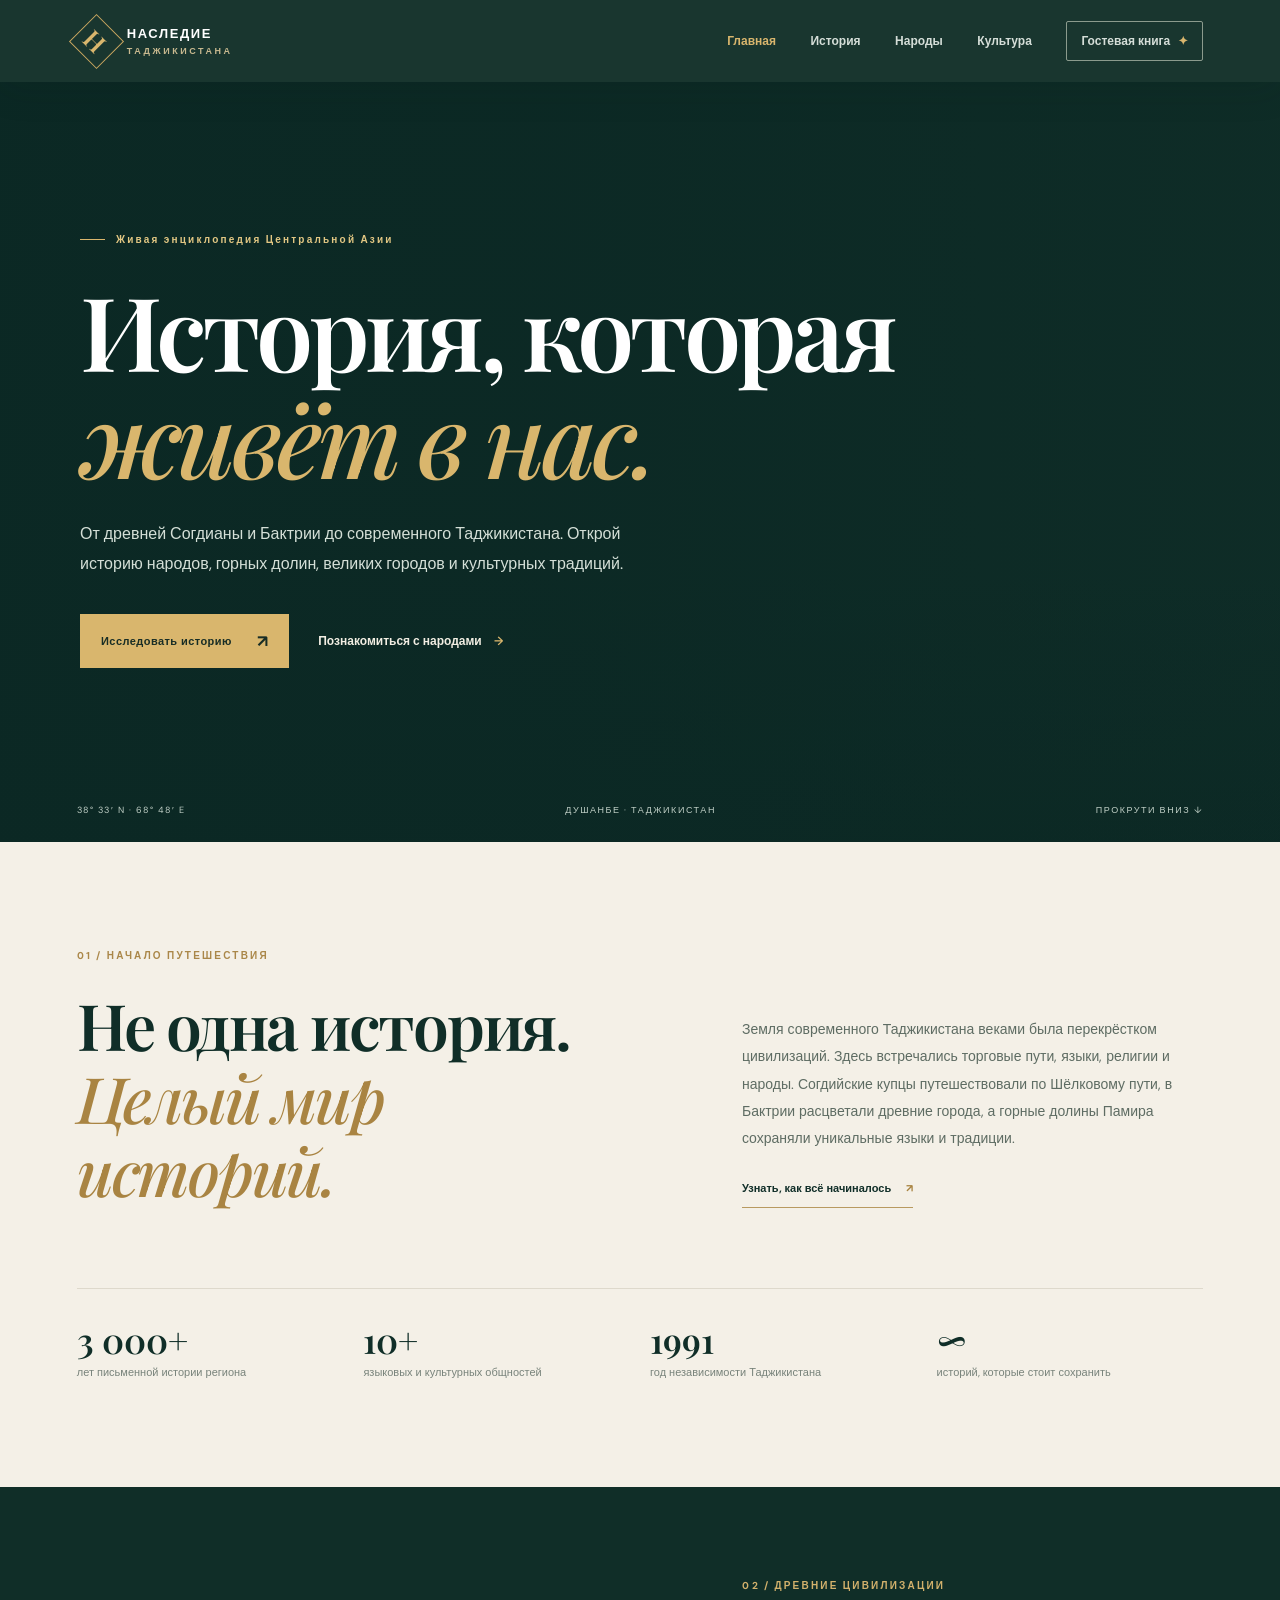
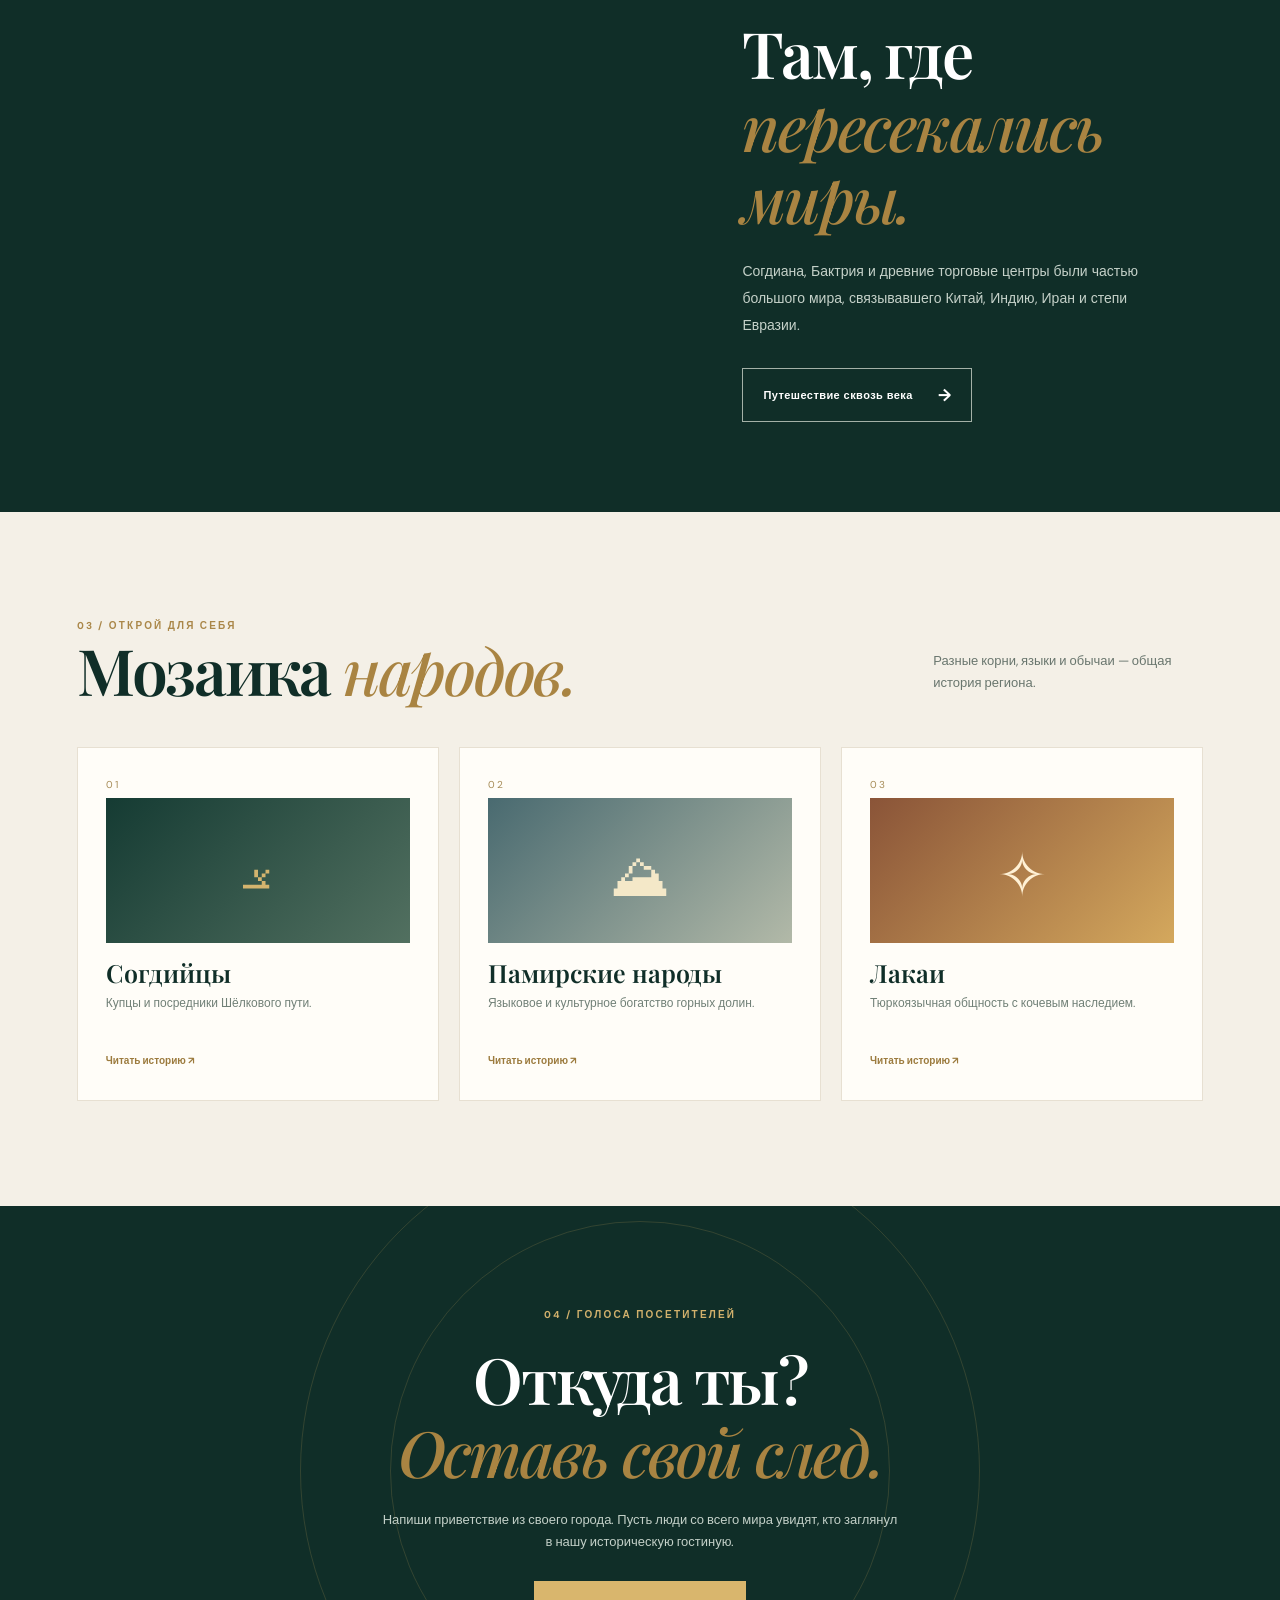
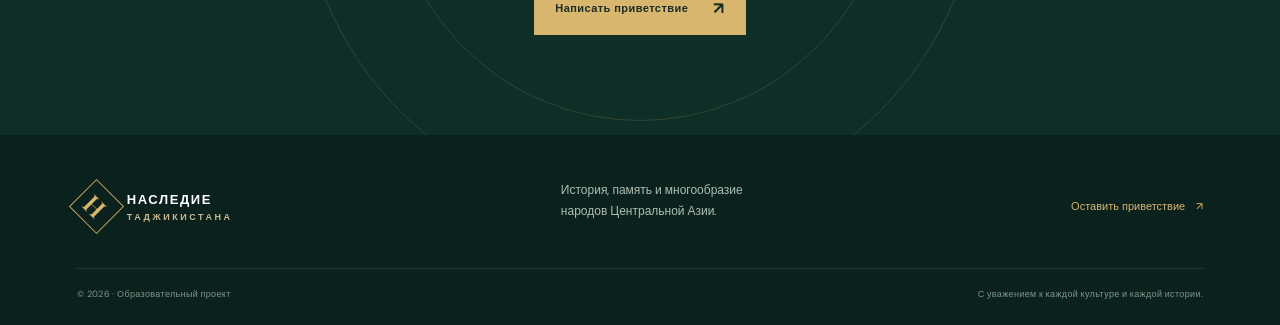
<file: index.html>
<!doctype html>
<html lang="ru"><head>
<meta charset="utf-8"><meta name="viewport" content="width=device-width,initial-scale=1">
<meta name="theme-color" content="#102e28"><meta name="description" content="История, народы и культура Таджикистана — большая живая энциклопедия.">
<title>Наследие Таджикистана</title>
<link rel="preconnect" href="https://fonts.googleapis.com"><link rel="preconnect" href="https://fonts.gstatic.com" crossorigin>
<link href="https://fonts.googleapis.com/css2?family=DM+Sans:wght@400;500;600;700&family=Playfair+Display:wght@500;600;700;800&display=swap" rel="stylesheet">
<link rel="stylesheet" href="style.css"></head><body>
<div class="scroll-progress" id="scrollProgress"></div>
<header class="site-header"><a class="logo" href="index.html"><span class="logo-mark">Н</span><span>НАСЛЕДИЕ<small>ТАДЖИКИСТАНА</small></span></a><button class="menu-toggle" id="menuToggle" aria-label="Открыть меню">☰</button>
<nav class="main-nav" id="mainNav"><a class="active" href="index.html">Главная</a><a href="history.html">История</a><a href="peoples.html">Народы</a><a href="culture.html">Культура</a><a class="nav-guest" href="guestbook.html">Гостевая книга <span>✦</span></a></nav></header>
<main>
<section class="hero"><div class="hero-image"></div><div class="hero-shade"></div><div class="hero-content reveal"><div class="eyebrow"><i></i> Живая энциклопедия Центральной Азии</div><h1>История, которая<br><em>живёт в нас.</em></h1><p>От древней Согдианы и Бактрии до современного Таджикистана. Открой историю народов, горных долин, великих городов и культурных традиций.</p><div class="hero-actions"><a class="button button-gold" href="history.html">Исследовать историю <b>↗</b></a><a class="text-link" href="peoples.html">Познакомиться с народами <span>→</span></a></div></div><div class="hero-bottom"><span>38° 33′ N · 68° 48′ E</span><span>ДУШАНБЕ · ТАДЖИКИСТАН</span><span>ПРОКРУТИ ВНИЗ ↓</span></div></section>
<section class="intro section-pad"><div class="section-label reveal">01 / НАЧАЛО ПУТЕШЕСТВИЯ</div><div class="intro-grid"><h2 class="display reveal">Не одна история.<br><em>Целый мир историй.</em></h2><div class="intro-copy reveal"><p>Земля современного Таджикистана веками была перекрёстком цивилизаций. Здесь встречались торговые пути, языки, религии и народы. Согдийские купцы путешествовали по Шёлковому пути, в Бактрии расцветали древние города, а горные долины Памира сохраняли уникальные языки и традиции.</p><a class="under-link" href="history.html">Узнать, как всё начиналось <span>↗</span></a></div></div>
<div class="stat-row reveal"><div><strong>3 000+</strong><span>лет письменной истории региона</span></div><div><strong>10+</strong><span>языковых и культурных общностей</span></div><div><strong>1991</strong><span>год независимости Таджикистана</span></div><div><strong>∞</strong><span>историй, которые стоит сохранить</span></div></div></section>
<section class="feature-section"><div class="feature-photo"></div><div class="feature-text reveal"><div class="section-label light">02 / ДРЕВНИЕ ЦИВИЛИЗАЦИИ</div><h2 class="display">Там, где<br><em>пересекались миры.</em></h2><p>Согдиана, Бактрия и древние торговые центры были частью большого мира, связывавшего Китай, Индию, Иран и степи Евразии.</p><a class="button button-outline" href="history.html">Путешествие сквозь века <b>→</b></a></div></section>
<section class="section-pad discover"><div class="section-heading reveal"><div><div class="section-label">03 / ОТКРОЙ ДЛЯ СЕБЯ</div><h2 class="display">Мозаика <em>народов.</em></h2></div><p>Разные корни, языки и обычаи — общая история региона.</p></div><div class="discover-grid">
<a class="discover-card reveal" href="peoples.html#sogdians"><div class="discover-num">01</div><div class="discover-art art-sogd">𐼰</div><h3>Согдийцы</h3><p>Купцы и посредники Шёлкового пути.</p><span>Читать историю ↗</span></a>
<a class="discover-card reveal" href="peoples.html#pamiri"><div class="discover-num">02</div><div class="discover-art art-pamir">⛰</div><h3>Памирские народы</h3><p>Языковое и культурное богатство горных долин.</p><span>Читать историю ↗</span></a>
<a class="discover-card reveal" href="peoples.html#lakai"><div class="discover-num">03</div><div class="discover-art art-lakai">✧</div><h3>Лакаи</h3><p>Тюркоязычная общность с кочевым наследием.</p><span>Читать историю ↗</span></a></div></section>
<section class="guest-cta"><div class="guest-cta-inner reveal"><div class="section-label light">04 / ГОЛОСА ПОСЕТИТЕЛЕЙ</div><h2 class="display">Откуда ты?<br><em>Оставь свой след.</em></h2><p>Напиши приветствие из своего города. Пусть люди со всего мира увидят, кто заглянул в нашу историческую гостиную.</p><a class="button button-gold" href="guestbook.html">Написать приветствие <b>↗</b></a></div><div class="cta-orbit orbit-one"></div><div class="cta-orbit orbit-two"></div></section>
</main><footer class="footer"><div class="footer-top"><a class="logo footer-logo" href="index.html"><span class="logo-mark">Н</span><span>НАСЛЕДИЕ<small>ТАДЖИКИСТАНА</small></span></a><p>История, память и многообразие<br>народов Центральной Азии.</p><a class="footer-link" href="guestbook.html">Оставить приветствие <span>↗</span></a></div><div class="footer-bottom"><span>© 2026 · Образовательный проект</span><span>С уважением к каждой культуре и каждой истории.</span></div></footer>
<script src="site.js"></script></body></html>
</file>
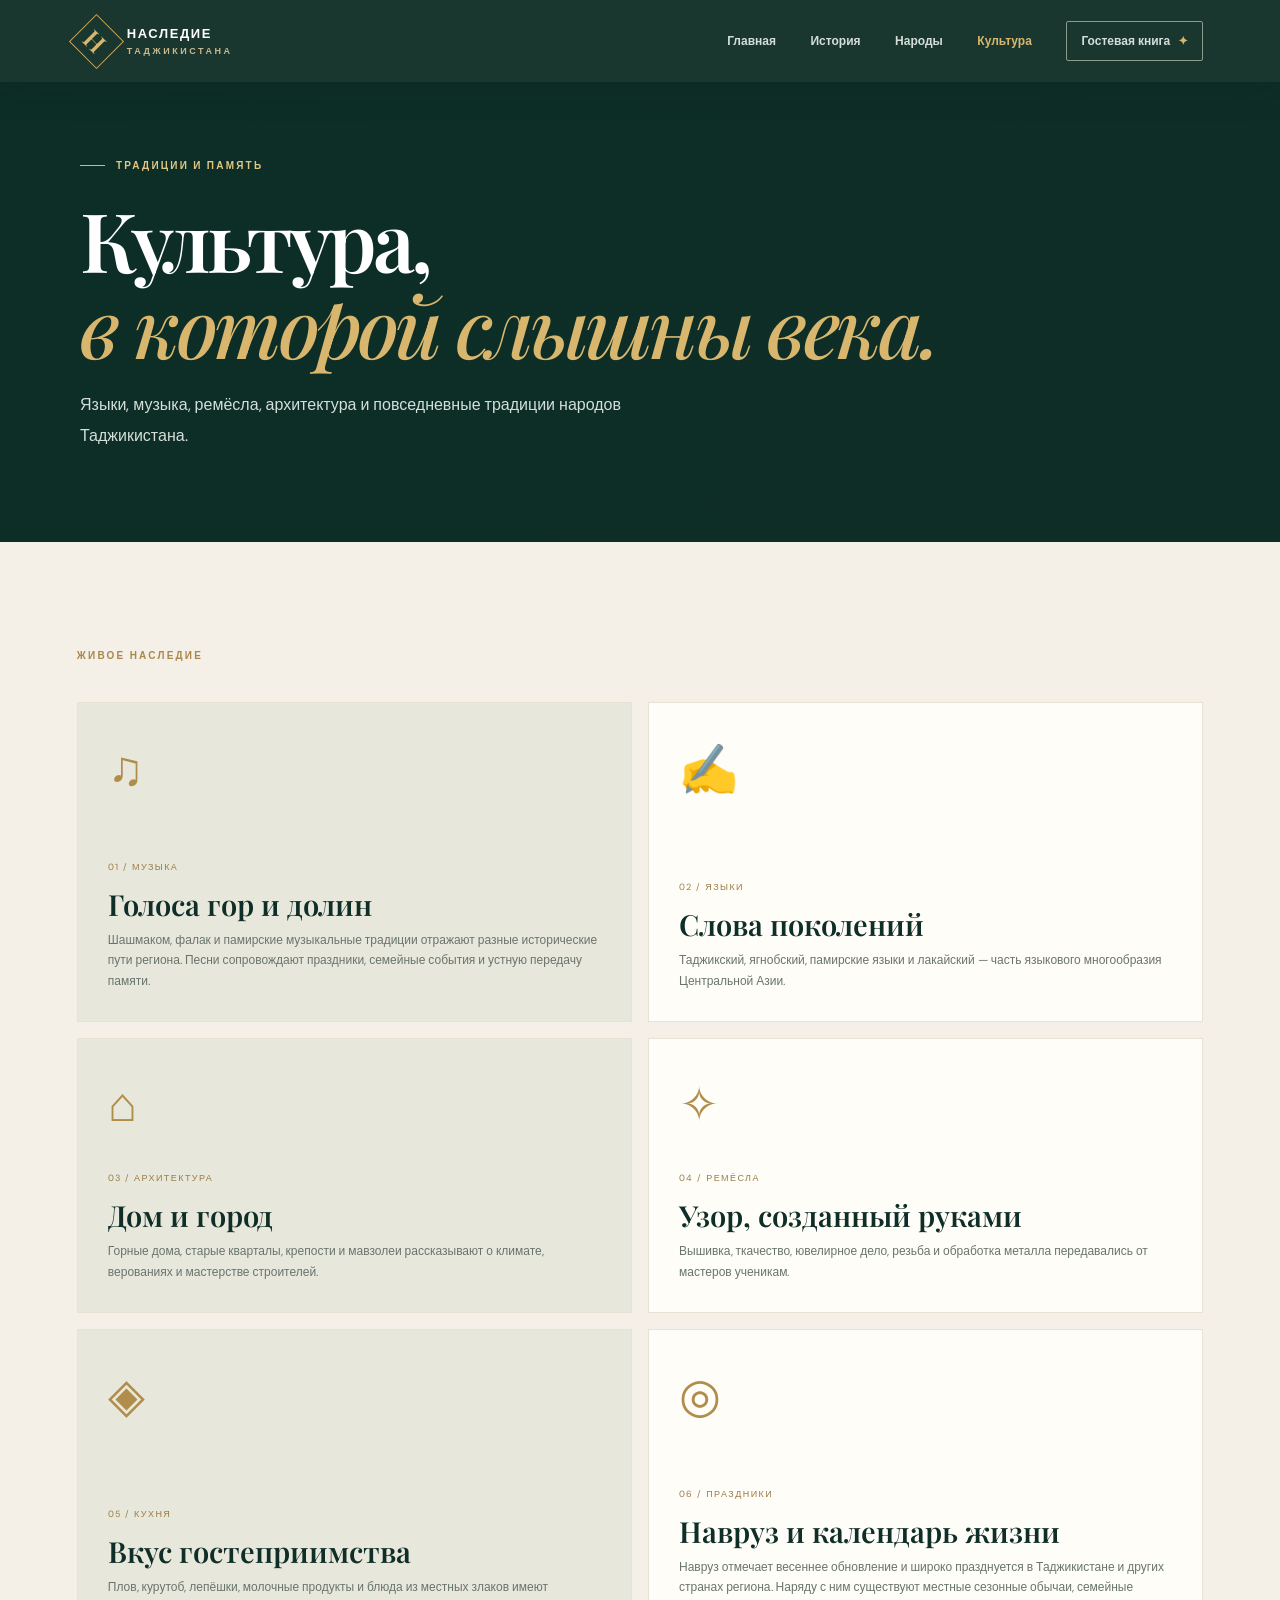
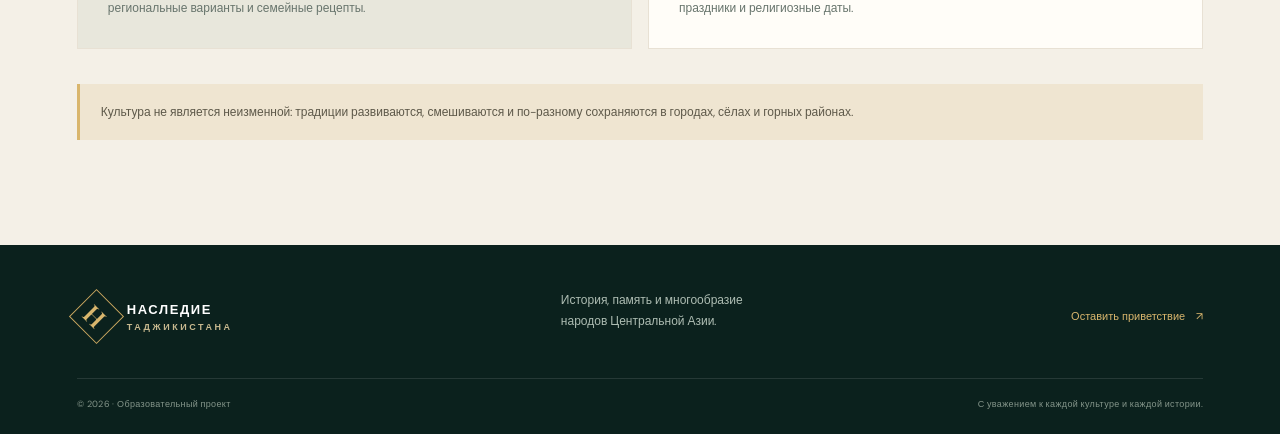
<file: culture.html>
<!doctype html><html lang="ru"><head><meta charset="utf-8"><meta name="viewport" content="width=device-width,initial-scale=1"><meta name="theme-color" content="#102e28"><title>Культура — Наследие Таджикистана</title><link rel="preconnect" href="https://fonts.googleapis.com"><link rel="preconnect" href="https://fonts.gstatic.com" crossorigin><link href="https://fonts.googleapis.com/css2?family=DM+Sans:wght@400;500;600;700&family=Playfair+Display:wght@500;600;700;800&display=swap" rel="stylesheet"><link rel="stylesheet" href="style.css"></head><body><div class="scroll-progress" id="scrollProgress"></div><header class="site-header"><a class="logo" href="index.html"><span class="logo-mark">Н</span><span>НАСЛЕДИЕ<small>ТАДЖИКИСТАНА</small></span></a><button class="menu-toggle" id="menuToggle" aria-label="Открыть меню">☰</button><nav class="main-nav" id="mainNav"><a href="index.html">Главная</a><a  href="history.html">История</a><a  href="peoples.html">Народы</a><a class="active" href="culture.html">Культура</a><a class="nav-guest" href="guestbook.html">Гостевая книга <span>✦</span></a></nav></header><main><section class="page-hero culture-hero"><div class="page-hero-inner reveal"><div class="eyebrow"><i></i> ТРАДИЦИИ И ПАМЯТЬ</div><h1>Культура,<br><em>в которой слышны века.</em></h1><p>Языки, музыка, ремёсла, архитектура и повседневные традиции народов Таджикистана.</p></div></section><section class="section-pad culture-content"><div class="section-label reveal">ЖИВОЕ НАСЛЕДИЕ</div><div class="culture-grid"><article class="culture-tile tile-large reveal"><div class="tile-icon">♫</div><div class="tile-copy"><span>01 / МУЗЫКА</span><h2>Голоса гор и долин</h2><p>Шашмаком, фалак и памирские музыкальные традиции отражают разные исторические пути региона. Песни сопровождают праздники, семейные события и устную передачу памяти.</p></div></article><article class="culture-tile  reveal"><div class="tile-icon">✍</div><div class="tile-copy"><span>02 / ЯЗЫКИ</span><h2>Слова поколений</h2><p>Таджикский, ягнобский, памирские языки и лакайский — часть языкового многообразия Центральной Азии.</p></div></article><article class="culture-tile  reveal"><div class="tile-icon">⌂</div><div class="tile-copy"><span>03 / АРХИТЕКТУРА</span><h2>Дом и город</h2><p>Горные дома, старые кварталы, крепости и мавзолеи рассказывают о климате, верованиях и мастерстве строителей.</p></div></article><article class="culture-tile  reveal"><div class="tile-icon">✧</div><div class="tile-copy"><span>04 / РЕМЁСЛА</span><h2>Узор, созданный руками</h2><p>Вышивка, ткачество, ювелирное дело, резьба и обработка металла передавались от мастеров ученикам.</p></div></article><article class="culture-tile  reveal"><div class="tile-icon">◈</div><div class="tile-copy"><span>05 / КУХНЯ</span><h2>Вкус гостеприимства</h2><p>Плов, курутоб, лепёшки, молочные продукты и блюда из местных злаков имеют региональные варианты и семейные рецепты.</p></div></article><article class="culture-tile tile-large reveal"><div class="tile-icon">◎</div><div class="tile-copy"><span>06 / ПРАЗДНИКИ</span><h2>Навруз и календарь жизни</h2><p>Навруз отмечает весеннее обновление и широко празднуется в Таджикистане и других странах региона. Наряду с ним существуют местные сезонные обычаи, семейные праздники и религиозные даты.</p></div></article></div><div class="editor-note">Культура не является неизменной: традиции развиваются, смешиваются и по-разному сохраняются в городах, сёлах и горных районах.</div></section></main><footer class="footer"><div class="footer-top"><a class="logo footer-logo" href="index.html"><span class="logo-mark">Н</span><span>НАСЛЕДИЕ<small>ТАДЖИКИСТАНА</small></span></a><p>История, память и многообразие<br>народов Центральной Азии.</p><a class="footer-link" href="guestbook.html">Оставить приветствие <span>↗</span></a></div><div class="footer-bottom"><span>© 2026 · Образовательный проект</span><span>С уважением к каждой культуре и каждой истории.</span></div></footer><script src="site.js"></script></body></html>
</file>
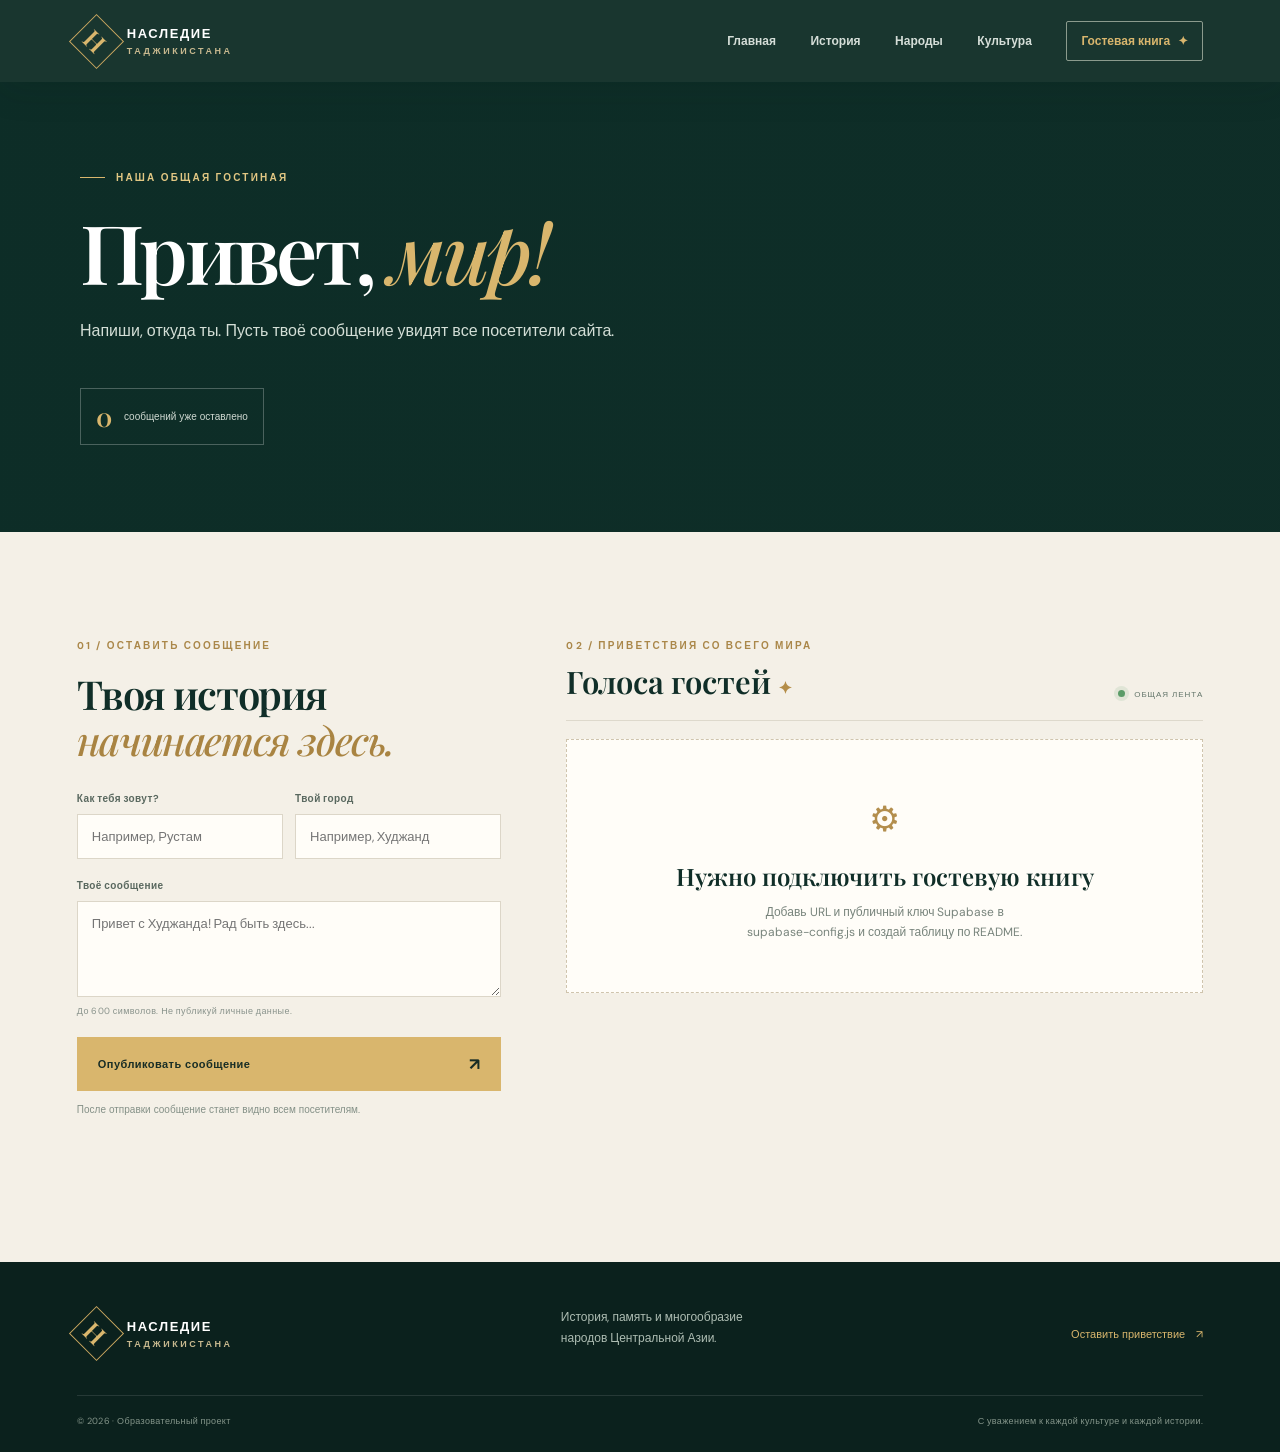
<file: guestbook.html>
<!doctype html><html lang="ru"><head><meta charset="utf-8"><meta name="viewport" content="width=device-width,initial-scale=1"><meta name="theme-color" content="#102e28"><title>Гостевая книга — Наследие Таджикистана</title><link rel="preconnect" href="https://fonts.googleapis.com"><link rel="preconnect" href="https://fonts.gstatic.com" crossorigin><link href="https://fonts.googleapis.com/css2?family=DM+Sans:wght@400;500;600;700&family=Playfair+Display:wght@500;600;700;800&display=swap" rel="stylesheet"><link rel="stylesheet" href="style.css"></head><body><div class="scroll-progress" id="scrollProgress"></div><header class="site-header"><a class="logo" href="index.html"><span class="logo-mark">Н</span><span>НАСЛЕДИЕ<small>ТАДЖИКИСТАНА</small></span></a><button class="menu-toggle" id="menuToggle" aria-label="Открыть меню">☰</button><nav class="main-nav" id="mainNav"><a href="index.html">Главная</a><a  href="history.html">История</a><a  href="peoples.html">Народы</a><a  href="culture.html">Культура</a><a class="active nav-guest" href="guestbook.html">Гостевая книга <span>✦</span></a></nav></header><main><section class="page-hero guestbook-hero"><div class="page-hero-inner reveal"><div class="eyebrow"><i></i> НАША ОБЩАЯ ГОСТИНАЯ</div><h1>Привет, <em>мир!</em></h1><p>Напиши, откуда ты. Пусть твоё сообщение увидят все посетители сайта.</p><div class="guest-counter"><strong id="messageCount">0</strong><span>сообщений уже оставлено</span></div></div></section><section class="section-pad guestbook-layout"><div class="guest-form-wrap reveal"><div class="section-label">01 / ОСТАВИТЬ СООБЩЕНИЕ</div><h2 class="display">Твоя история<br><em>начинается здесь.</em></h2><form class="guest-form" id="guestForm"><div class="form-row"><label>Как тебя зовут?<input name="name" maxlength="40" placeholder="Например, Рустам" required></label><label>Твой город<input name="city" maxlength="60" placeholder="Например, Худжанд" required></label></div><label>Твоё сообщение<textarea name="message" maxlength="600" rows="4" placeholder="Привет с Худжанда! Рад быть здесь..." required></textarea><small>До 600 символов. Не публикуй личные данные.</small></label><input class="hp-field" name="website" tabindex="-1" autocomplete="off" aria-hidden="true"><button class="button button-gold submit-button" type="submit">Опубликовать сообщение <b>↗</b></button><p class="form-note">После отправки сообщение станет видно всем посетителям.</p></form><div class="flash" id="formStatus" role="status" aria-live="polite"></div></div><div class="messages-wrap"><div class="messages-heading"><div><div class="section-label">02 / ПРИВЕТСТВИЯ СО ВСЕГО МИРА</div><h2>Голоса гостей <span>✦</span></h2></div><span class="live-pill"><i></i> ОБЩАЯ ЛЕНТА</span></div><div class="message-list" id="messageList"><div class="empty-state"><div>⚙</div><h3>Подключаем гостевую книгу</h3><p>Для общей ленты нужно настроить Supabase по инструкции в README.</p></div></div></div></section></main><footer class="footer"><div class="footer-top"><a class="logo footer-logo" href="index.html"><span class="logo-mark">Н</span><span>НАСЛЕДИЕ<small>ТАДЖИКИСТАНА</small></span></a><p>История, память и многообразие<br>народов Центральной Азии.</p><a class="footer-link" href="guestbook.html">Оставить приветствие <span>↗</span></a></div><div class="footer-bottom"><span>© 2026 · Образовательный проект</span><span>С уважением к каждой культуре и каждой истории.</span></div></footer><script src="site.js"></script><script src="supabase-config.js"></script><script src="guestbook.js"></script></body></html>
</file>
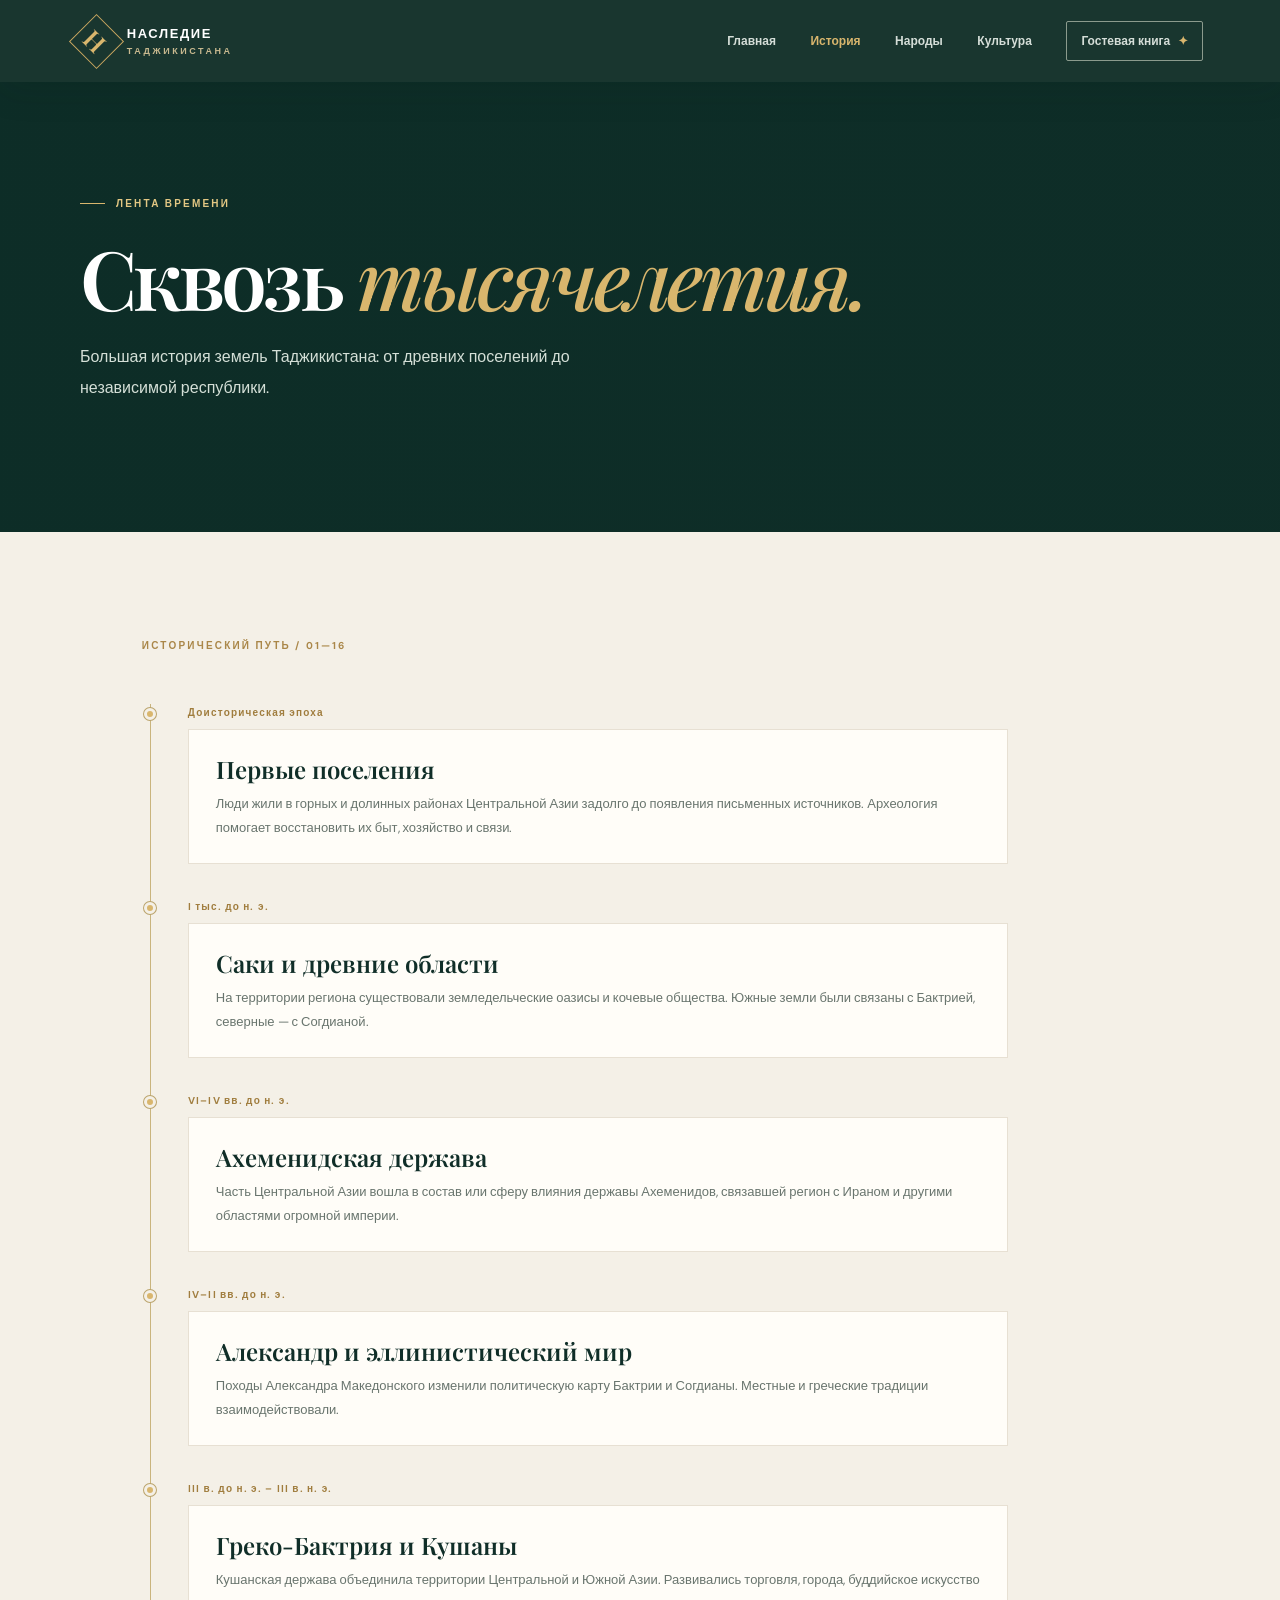
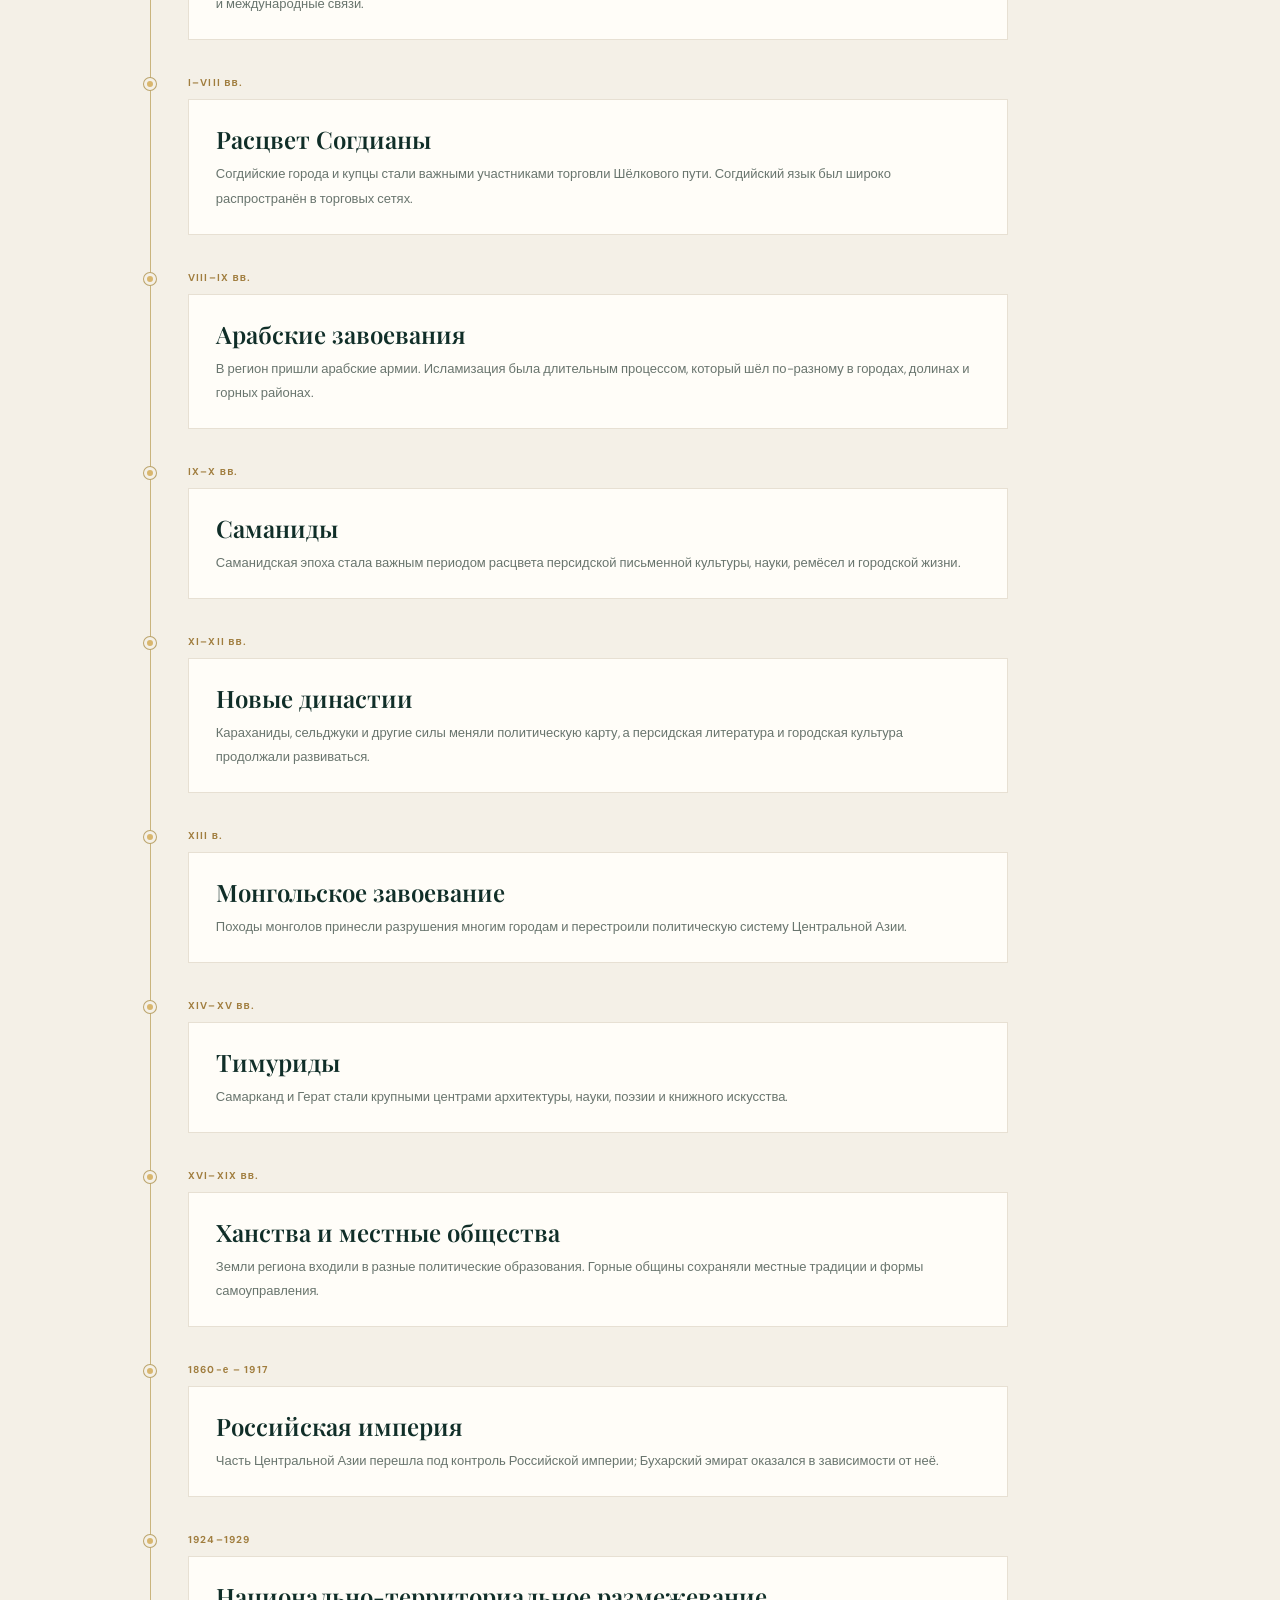
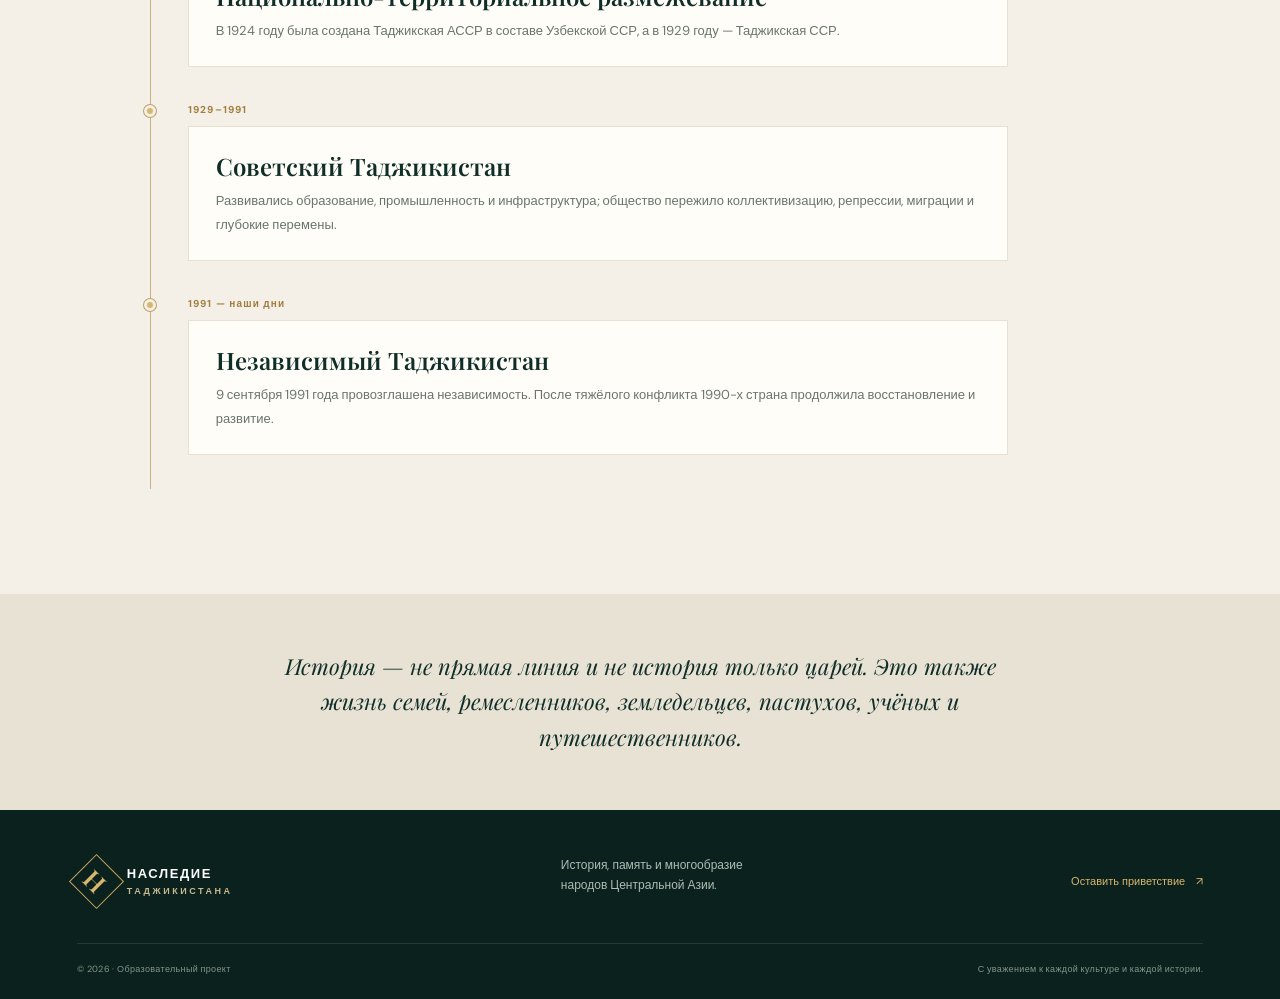
<file: history.html>
<!doctype html><html lang="ru"><head><meta charset="utf-8"><meta name="viewport" content="width=device-width,initial-scale=1"><meta name="theme-color" content="#102e28"><title>История — Наследие Таджикистана</title><link rel="preconnect" href="https://fonts.googleapis.com"><link rel="preconnect" href="https://fonts.gstatic.com" crossorigin><link href="https://fonts.googleapis.com/css2?family=DM+Sans:wght@400;500;600;700&family=Playfair+Display:wght@500;600;700;800&display=swap" rel="stylesheet"><link rel="stylesheet" href="style.css"></head><body><div class="scroll-progress" id="scrollProgress"></div><header class="site-header"><a class="logo" href="index.html"><span class="logo-mark">Н</span><span>НАСЛЕДИЕ<small>ТАДЖИКИСТАНА</small></span></a><button class="menu-toggle" id="menuToggle" aria-label="Открыть меню">☰</button><nav class="main-nav" id="mainNav"><a href="index.html">Главная</a><a class="active" href="history.html">История</a><a  href="peoples.html">Народы</a><a  href="culture.html">Культура</a><a class="nav-guest" href="guestbook.html">Гостевая книга <span>✦</span></a></nav></header><main><section class="page-hero history-hero"><div class="page-hero-inner reveal"><div class="eyebrow"><i></i> ЛЕНТА ВРЕМЕНИ</div><h1>Сквозь <em>тысячелетия.</em></h1><p>Большая история земель Таджикистана: от древних поселений до независимой республики.</p></div></section><section class="section-pad timeline-section"><div class="section-label reveal">ИСТОРИЧЕСКИЙ ПУТЬ / 01—16</div><div class="timeline"><div class="timeline-item reveal"><div class="timeline-dot"></div><div class="timeline-date">Доисторическая эпоха</div><div class="timeline-card"><h3>Первые поселения</h3><p>Люди жили в горных и долинных районах Центральной Азии задолго до появления письменных источников. Археология помогает восстановить их быт, хозяйство и связи.</p></div></div><div class="timeline-item reveal"><div class="timeline-dot"></div><div class="timeline-date">I тыс. до н. э.</div><div class="timeline-card"><h3>Саки и древние области</h3><p>На территории региона существовали земледельческие оазисы и кочевые общества. Южные земли были связаны с Бактрией, северные — с Согдианой.</p></div></div><div class="timeline-item reveal"><div class="timeline-dot"></div><div class="timeline-date">VI–IV вв. до н. э.</div><div class="timeline-card"><h3>Ахеменидская держава</h3><p>Часть Центральной Азии вошла в состав или сферу влияния державы Ахеменидов, связавшей регион с Ираном и другими областями огромной империи.</p></div></div><div class="timeline-item reveal"><div class="timeline-dot"></div><div class="timeline-date">IV–II вв. до н. э.</div><div class="timeline-card"><h3>Александр и эллинистический мир</h3><p>Походы Александра Македонского изменили политическую карту Бактрии и Согдианы. Местные и греческие традиции взаимодействовали.</p></div></div><div class="timeline-item reveal"><div class="timeline-dot"></div><div class="timeline-date">III в. до н. э. – III в. н. э.</div><div class="timeline-card"><h3>Греко-Бактрия и Кушаны</h3><p>Кушанская держава объединила территории Центральной и Южной Азии. Развивались торговля, города, буддийское искусство и международные связи.</p></div></div><div class="timeline-item reveal"><div class="timeline-dot"></div><div class="timeline-date">I–VIII вв.</div><div class="timeline-card"><h3>Расцвет Согдианы</h3><p>Согдийские города и купцы стали важными участниками торговли Шёлкового пути. Согдийский язык был широко распространён в торговых сетях.</p></div></div><div class="timeline-item reveal"><div class="timeline-dot"></div><div class="timeline-date">VIII–IX вв.</div><div class="timeline-card"><h3>Арабские завоевания</h3><p>В регион пришли арабские армии. Исламизация была длительным процессом, который шёл по-разному в городах, долинах и горных районах.</p></div></div><div class="timeline-item reveal"><div class="timeline-dot"></div><div class="timeline-date">IX–X вв.</div><div class="timeline-card"><h3>Саманиды</h3><p>Саманидская эпоха стала важным периодом расцвета персидской письменной культуры, науки, ремёсел и городской жизни.</p></div></div><div class="timeline-item reveal"><div class="timeline-dot"></div><div class="timeline-date">XI–XII вв.</div><div class="timeline-card"><h3>Новые династии</h3><p>Караханиды, сельджуки и другие силы меняли политическую карту, а персидская литература и городская культура продолжали развиваться.</p></div></div><div class="timeline-item reveal"><div class="timeline-dot"></div><div class="timeline-date">XIII в.</div><div class="timeline-card"><h3>Монгольское завоевание</h3><p>Походы монголов принесли разрушения многим городам и перестроили политическую систему Центральной Азии.</p></div></div><div class="timeline-item reveal"><div class="timeline-dot"></div><div class="timeline-date">XIV–XV вв.</div><div class="timeline-card"><h3>Тимуриды</h3><p>Самарканд и Герат стали крупными центрами архитектуры, науки, поэзии и книжного искусства.</p></div></div><div class="timeline-item reveal"><div class="timeline-dot"></div><div class="timeline-date">XVI–XIX вв.</div><div class="timeline-card"><h3>Ханства и местные общества</h3><p>Земли региона входили в разные политические образования. Горные общины сохраняли местные традиции и формы самоуправления.</p></div></div><div class="timeline-item reveal"><div class="timeline-dot"></div><div class="timeline-date">1860-е – 1917</div><div class="timeline-card"><h3>Российская империя</h3><p>Часть Центральной Азии перешла под контроль Российской империи; Бухарский эмират оказался в зависимости от неё.</p></div></div><div class="timeline-item reveal"><div class="timeline-dot"></div><div class="timeline-date">1924–1929</div><div class="timeline-card"><h3>Национально-территориальное размежевание</h3><p>В 1924 году была создана Таджикская АССР в составе Узбекской ССР, а в 1929 году — Таджикская ССР.</p></div></div><div class="timeline-item reveal"><div class="timeline-dot"></div><div class="timeline-date">1929–1991</div><div class="timeline-card"><h3>Советский Таджикистан</h3><p>Развивались образование, промышленность и инфраструктура; общество пережило коллективизацию, репрессии, миграции и глубокие перемены.</p></div></div><div class="timeline-item reveal"><div class="timeline-dot"></div><div class="timeline-date">1991 — наши дни</div><div class="timeline-card"><h3>Независимый Таджикистан</h3><p>9 сентября 1991 года провозглашена независимость. После тяжёлого конфликта 1990-х страна продолжила восстановление и развитие.</p></div></div></div></section><div class="history-end"><p>История — не прямая линия и не история только царей. Это также жизнь семей, ремесленников, земледельцев, пастухов, учёных и путешественников.</p></div></main><footer class="footer"><div class="footer-top"><a class="logo footer-logo" href="index.html"><span class="logo-mark">Н</span><span>НАСЛЕДИЕ<small>ТАДЖИКИСТАНА</small></span></a><p>История, память и многообразие<br>народов Центральной Азии.</p><a class="footer-link" href="guestbook.html">Оставить приветствие <span>↗</span></a></div><div class="footer-bottom"><span>© 2026 · Образовательный проект</span><span>С уважением к каждой культуре и каждой истории.</span></div></footer><script src="site.js"></script></body></html>
</file>
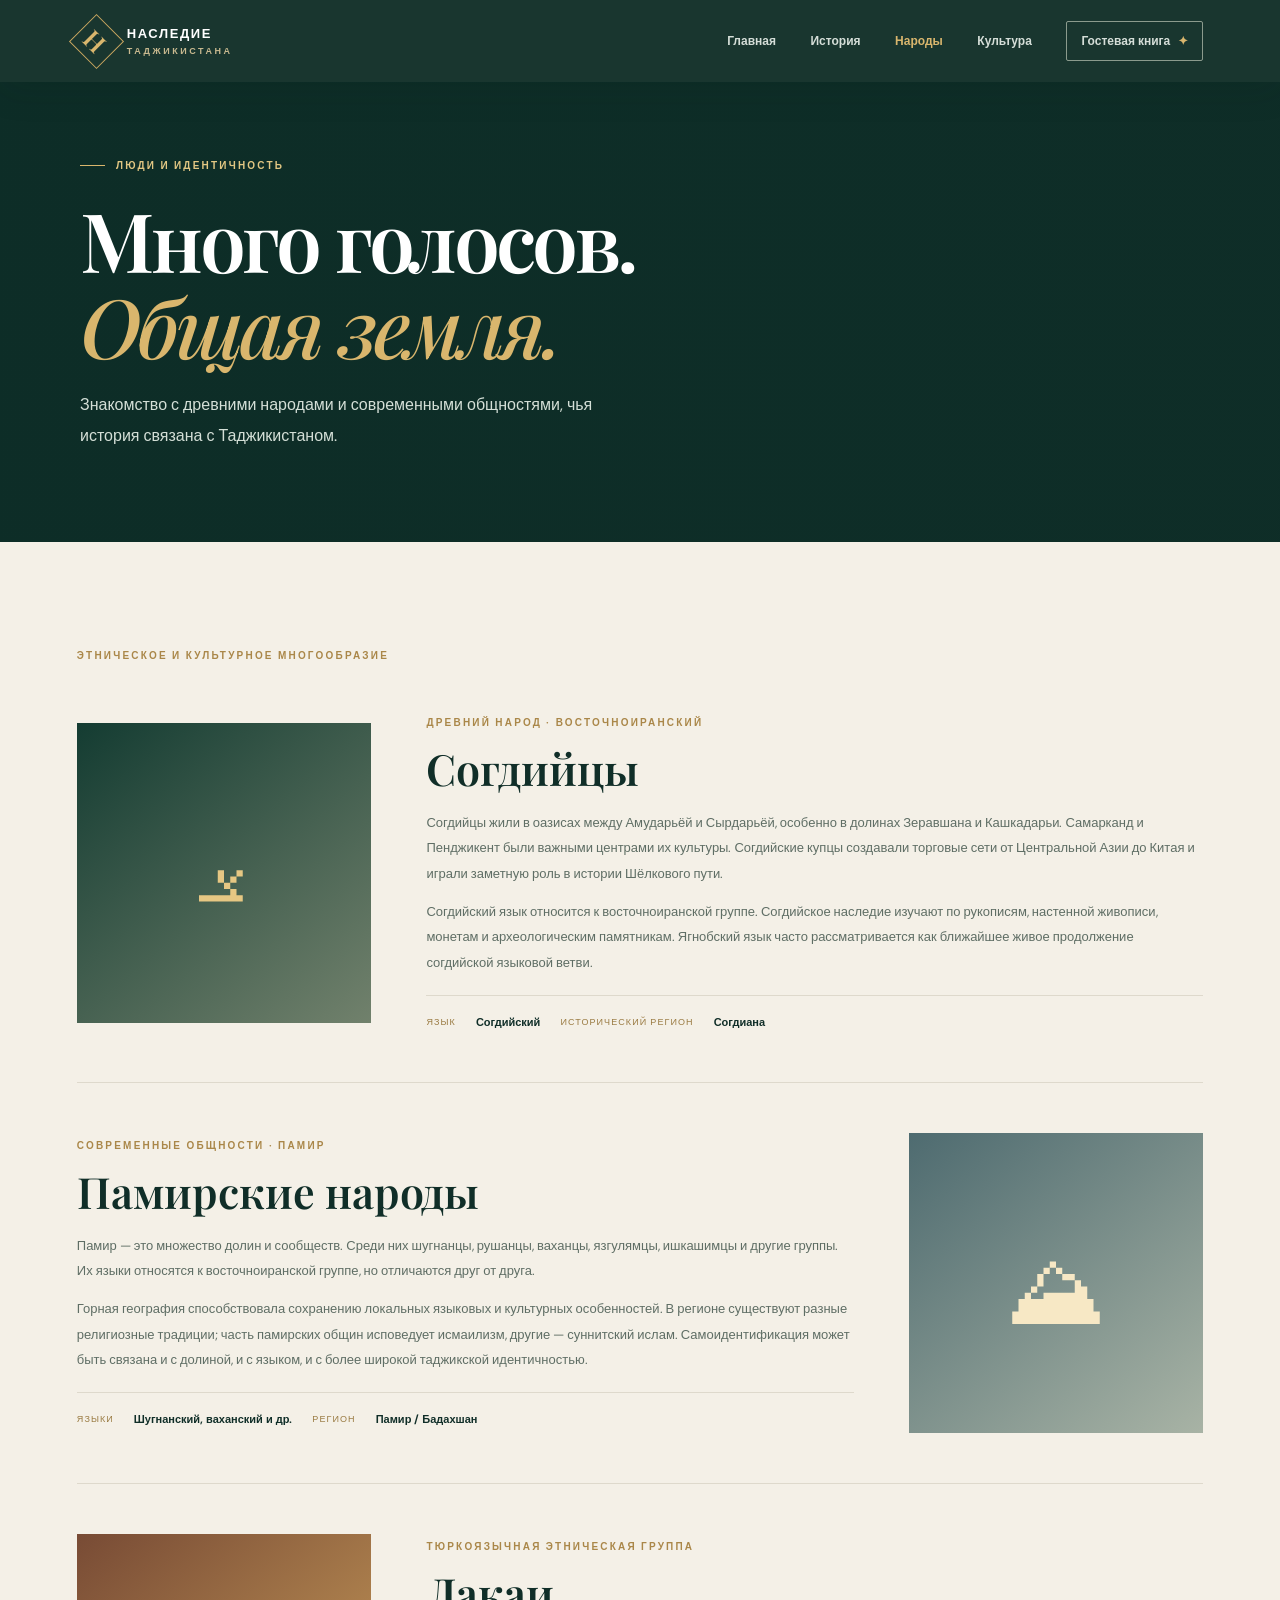
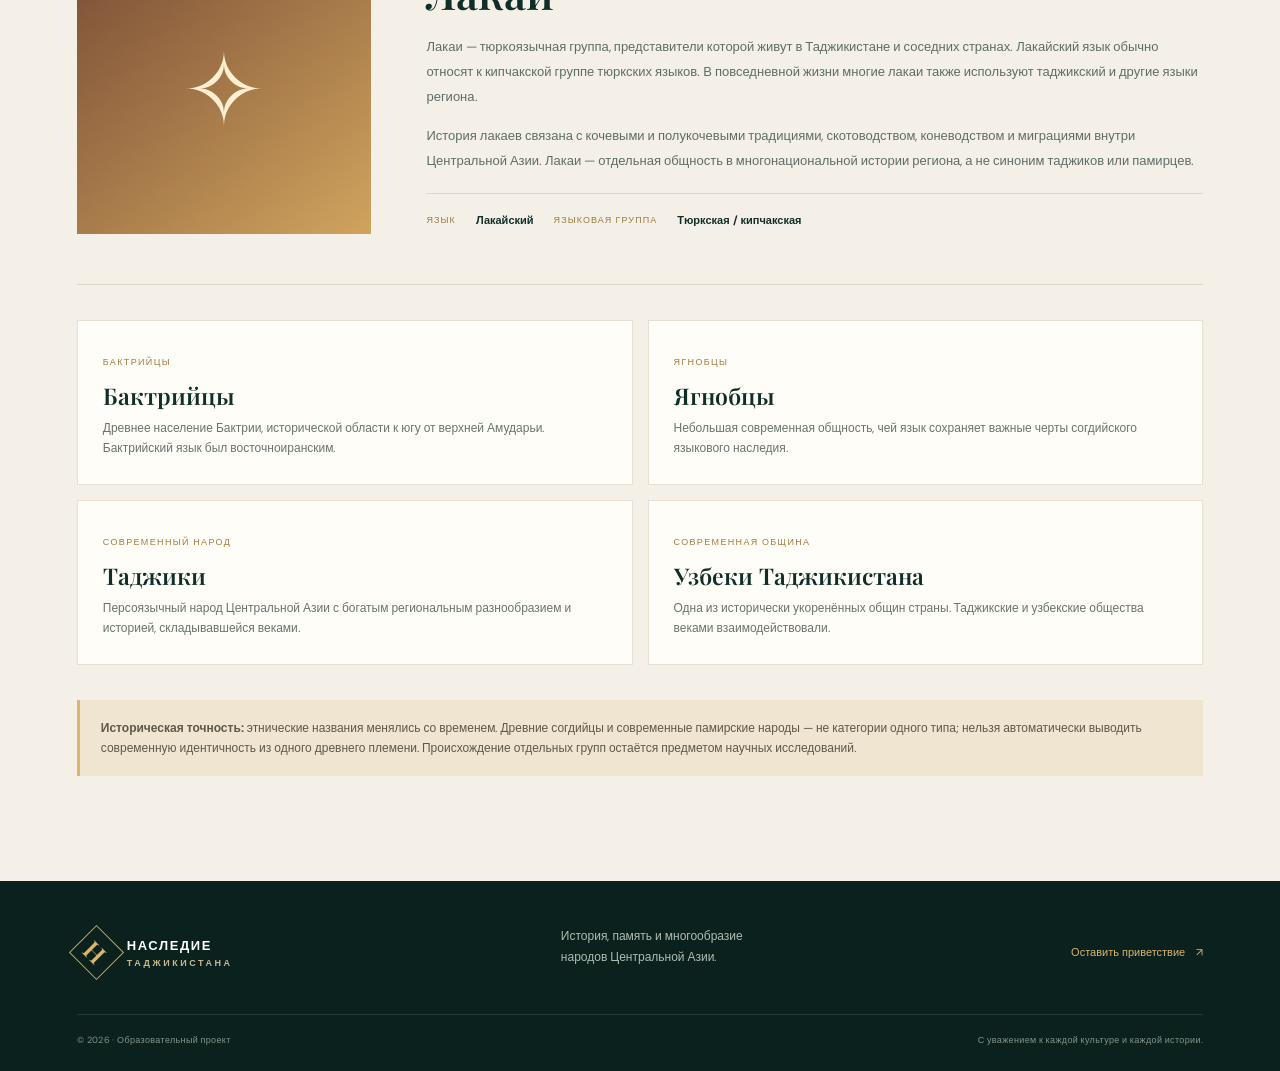
<file: peoples.html>
<!doctype html><html lang="ru"><head><meta charset="utf-8"><meta name="viewport" content="width=device-width,initial-scale=1"><meta name="theme-color" content="#102e28"><title>Народы — Наследие Таджикистана</title><link rel="preconnect" href="https://fonts.googleapis.com"><link rel="preconnect" href="https://fonts.gstatic.com" crossorigin><link href="https://fonts.googleapis.com/css2?family=DM+Sans:wght@400;500;600;700&family=Playfair+Display:wght@500;600;700;800&display=swap" rel="stylesheet"><link rel="stylesheet" href="style.css"></head><body><div class="scroll-progress" id="scrollProgress"></div><header class="site-header"><a class="logo" href="index.html"><span class="logo-mark">Н</span><span>НАСЛЕДИЕ<small>ТАДЖИКИСТАНА</small></span></a><button class="menu-toggle" id="menuToggle" aria-label="Открыть меню">☰</button><nav class="main-nav" id="mainNav"><a href="index.html">Главная</a><a  href="history.html">История</a><a class="active" href="peoples.html">Народы</a><a  href="culture.html">Культура</a><a class="nav-guest" href="guestbook.html">Гостевая книга <span>✦</span></a></nav></header><main><section class="page-hero peoples-hero"><div class="page-hero-inner reveal"><div class="eyebrow"><i></i> ЛЮДИ И ИДЕНТИЧНОСТЬ</div><h1>Много голосов.<br><em>Общая земля.</em></h1><p>Знакомство с древними народами и современными общностями, чья история связана с Таджикистаном.</p></div></section><section class="section-pad people-list"><div class="section-label reveal">ЭТНИЧЕСКОЕ И КУЛЬТУРНОЕ МНОГООБРАЗИЕ</div><article class="people-feature reveal" id="sogdians"><div class="people-symbol ">𐼰</div><div><div class="section-label">ДРЕВНИЙ НАРОД · ВОСТОЧНОИРАНСКИЙ</div><h2>Согдийцы</h2><p>Согдийцы жили в оазисах между Амударьёй и Сырдарьёй, особенно в долинах Зеравшана и Кашкадарьи. Самарканд и Пенджикент были важными центрами их культуры. Согдийские купцы создавали торговые сети от Центральной Азии до Китая и играли заметную роль в истории Шёлкового пути.</p><p>Согдийский язык относится к восточноиранской группе. Согдийское наследие изучают по рукописям, настенной живописи, монетам и археологическим памятникам. Ягнобский язык часто рассматривается как ближайшее живое продолжение согдийской языковой ветви.</p><div class="factline"><span>ЯЗЫК</span><b>Согдийский</b><span>ИСТОРИЧЕСКИЙ РЕГИОН</span><b>Согдиана</b></div></div></article><article class="people-feature reverse reveal" id="pamiri"><div class="people-symbol mountain-symbol">⛰</div><div><div class="section-label">СОВРЕМЕННЫЕ ОБЩНОСТИ · ПАМИР</div><h2>Памирские народы</h2><p>Памир — это множество долин и сообществ. Среди них шугнанцы, рушанцы, ваханцы, язгулямцы, ишкашимцы и другие группы. Их языки относятся к восточноиранской группе, но отличаются друг от друга.</p><p>Горная география способствовала сохранению локальных языковых и культурных особенностей. В регионе существуют разные религиозные традиции; часть памирских общин исповедует исмаилизм, другие — суннитский ислам. Самоидентификация может быть связана и с долиной, и с языком, и с более широкой таджикской идентичностью.</p><div class="factline"><span>ЯЗЫКИ</span><b>Шугнанский, ваханский и др.</b><span>РЕГИОН</span><b>Памир / Бадахшан</b></div></div></article><article class="people-feature reveal" id="lakai"><div class="people-symbol horse-symbol">✧</div><div><div class="section-label">ТЮРКОЯЗЫЧНАЯ ЭТНИЧЕСКАЯ ГРУППА</div><h2>Лакаи</h2><p>Лакаи — тюркоязычная группа, представители которой живут в Таджикистане и соседних странах. Лакайский язык обычно относят к кипчакской группе тюркских языков. В повседневной жизни многие лакаи также используют таджикский и другие языки региона.</p><p>История лакаев связана с кочевыми и полукочевыми традициями, скотоводством, коневодством и миграциями внутри Центральной Азии. Лакаи — отдельная общность в многонациональной истории региона, а не синоним таджиков или памирцев.</p><div class="factline"><span>ЯЗЫК</span><b>Лакайский</b><span>ЯЗЫКОВАЯ ГРУППА</span><b>Тюркская / кипчакская</b></div></div></article><div class="people-small-grid"><div class="small-people reveal"><span>БАКТРИЙЦЫ</span><h3>Бактрийцы</h3><p>Древнее население Бактрии, исторической области к югу от верхней Амударьи. Бактрийский язык был восточноиранским.</p></div><div class="small-people reveal"><span>ЯГНОБЦЫ</span><h3>Ягнобцы</h3><p>Небольшая современная общность, чей язык сохраняет важные черты согдийского языкового наследия.</p></div><div class="small-people reveal"><span>СОВРЕМЕННЫЙ НАРОД</span><h3>Таджики</h3><p>Персоязычный народ Центральной Азии с богатым региональным разнообразием и историей, складывавшейся веками.</p></div><div class="small-people reveal"><span>СОВРЕМЕННАЯ ОБЩИНА</span><h3>Узбеки Таджикистана</h3><p>Одна из исторически укоренённых общин страны. Таджикские и узбекские общества веками взаимодействовали.</p></div></div><div class="editor-note"><b>Историческая точность:</b> этнические названия менялись со временем. Древние согдийцы и современные памирские народы — не категории одного типа; нельзя автоматически выводить современную идентичность из одного древнего племени. Происхождение отдельных групп остаётся предметом научных исследований.</div></section></main><footer class="footer"><div class="footer-top"><a class="logo footer-logo" href="index.html"><span class="logo-mark">Н</span><span>НАСЛЕДИЕ<small>ТАДЖИКИСТАНА</small></span></a><p>История, память и многообразие<br>народов Центральной Азии.</p><a class="footer-link" href="guestbook.html">Оставить приветствие <span>↗</span></a></div><div class="footer-bottom"><span>© 2026 · Образовательный проект</span><span>С уважением к каждой культуре и каждой истории.</span></div></footer><script src="site.js"></script></body></html>
</file>
<file: style.css>
:root{--forest:#102e28;--forest2:#1c493d;--gold:#d9b66d;--cream:#f4f0e7;--paper:#fffdf8;--ink:#172923;--muted:#66736b;--line:#ded9cc;--serif:'Playfair Display',Georgia,serif;--sans:'DM Sans',Arial,sans-serif}
*{box-sizing:border-box}html{scroll-behavior:smooth;scroll-padding-top:90px}body{margin:0;background:var(--cream);color:var(--ink);font-family:var(--sans);line-height:1.7}a{color:inherit;text-decoration:none}.scroll-progress{position:fixed;top:0;left:0;height:3px;width:0;background:var(--gold);z-index:100;transition:width .08s}.site-header{height:82px;padding:0 clamp(20px,6vw,92px);display:flex;align-items:center;justify-content:space-between;background:#102e28f5;color:white;position:sticky;top:0;z-index:50;box-shadow:0 8px 35px #061c1720}.logo{display:flex;align-items:center;gap:11px;font:700 13px var(--sans);letter-spacing:.12em;color:white}.logo small{display:block;font-size:9px;letter-spacing:.28em;color:#c8b98f;margin-top:3px}.logo-mark{width:39px;height:39px;border:1px solid #c9a65f;color:var(--gold);display:grid;place-items:center;font:600 25px var(--serif);transform:rotate(45deg)}.logo-mark:first-letter{transform:rotate(-45deg)}.main-nav{display:flex;align-items:center;gap:clamp(15px,2.7vw,39px);font-size:12px;font-weight:600;color:#d5ded8}.main-nav a{transition:color .2s}.main-nav a:hover,.main-nav a.active{color:var(--gold)}.nav-guest{border:1px solid #8b9b8d;padding:9px 14px;border-radius:2px}.nav-guest span{color:var(--gold);margin-left:5px}.menu-toggle{display:none;background:none;border:0;color:white;font-size:25px}.hero{height:min(760px,calc(100vh - 82px));min-height:590px;position:relative;display:flex;align-items:center;overflow:hidden;background:#102e28;color:white}.hero-image{position:absolute;inset:0;background:url('https://images.unsplash.com/photo-1500530855697-b586d89ba3ee?auto=format&fit=crop&w=2200&q=90') center 48%/cover;animation:heroZoom 22s ease-in-out infinite alternate}.hero-shade{position:absolute;inset:0;background:linear-gradient(90deg,#0b2824f2 0%,#0b2824cf 43%,#0b28244a 100%),linear-gradient(0deg,#0b2824aa,transparent 35%)}.hero-content{position:relative;z-index:1;width:min(1120px,88%);margin:0 auto;padding-bottom:25px}.eyebrow,.section-label{font-size:10px;font-weight:700;letter-spacing:.22em;color:#aa8749}.eyebrow{color:#e2c783;display:flex;align-items:center;gap:11px}.eyebrow i{display:inline-block;width:25px;height:1px;background:var(--gold)}h1,h2,h3,p{margin-top:0}.hero h1,.page-hero h1{font:600 clamp(53px,8vw,104px)/1.05 var(--serif);letter-spacing:-.045em;margin:28px 0}.hero h1 em,.page-hero h1 em,.display em{font-weight:500;color:var(--gold)}.hero-content>p,.page-hero-inner>p{font-size:16px;line-height:1.9;color:#d4dfd7;max-width:570px}.hero-actions{display:flex;align-items:center;gap:29px;margin-top:35px;flex-wrap:wrap}.button{display:inline-flex;align-items:center;gap:25px;padding:15px 20px;font:700 11px var(--sans);letter-spacing:.04em;border:1px solid transparent;transition:transform .25s,background .25s}.button:hover{transform:translateY(-4px)}.button-gold{background:var(--gold);color:#182d25}.button-gold:hover{background:#e8ca86}.button b{font-size:17px}.text-link{font-size:12px;font-weight:600;color:#f2eee3}.text-link span{color:var(--gold);margin-left:9px}.hero-bottom{position:absolute;z-index:1;bottom:24px;left:6%;right:6%;display:flex;justify-content:space-between;color:#c0cfc6;font-size:9px;letter-spacing:.17em}.section-pad{padding:105px max(6vw,22px)}.intro{max-width:1440px;margin:auto}.intro-grid{display:grid;grid-template-columns:1.1fr .9fr;gap:9%;align-items:end;margin-top:25px}.display{font:600 clamp(37px,5vw,65px)/1.14 var(--serif);letter-spacing:-.035em;color:var(--forest);margin:0}.display em{color:#a98442}.intro-copy{max-width:510px;color:#5e6c63;font-size:14px;line-height:1.95}.under-link{display:inline-block;margin-top:12px;color:var(--forest);font-size:11px;font-weight:700;border-bottom:1px solid #b89a60;padding-bottom:7px}.under-link span{color:#a98442;margin-left:12px}.stat-row{display:grid;grid-template-columns:repeat(4,1fr);margin-top:80px;border-top:1px solid var(--line);padding-top:27px;gap:20px}.stat-row div{display:flex;flex-direction:column}.stat-row strong{font:600 35px var(--serif);color:var(--forest)}.stat-row span{font-size:11px;color:#78837b;max-width:180px}.feature-section{min-height:570px;display:grid;grid-template-columns:1fr 1fr;background:var(--forest);color:white}.feature-photo{background:url('https://images.unsplash.com/photo-1464822759023-fed622ff2c3b?auto=format&fit=crop&w=1400&q=85') center/cover;min-height:500px}.feature-text{padding:90px clamp(35px,8vw,120px);align-self:center}.section-label.light{color:#d2b16c}.feature-text .display{color:white;margin:23px 0}.feature-text p{font-size:14px;line-height:1.9;color:#c5d1c9;max-width:430px;margin:20px 0 30px}.button-outline{border-color:#a4b1a7;color:white}.button-outline:hover{background:#ffffff12}.section-heading{display:flex;align-items:end;justify-content:space-between;gap:30px;margin-bottom:40px}.section-heading>p{max-width:270px;color:#69766e;font-size:13px}.discover-grid{display:grid;grid-template-columns:repeat(3,1fr);gap:20px}.discover-card{position:relative;min-height:340px;background:#fffdf8;padding:28px;border:1px solid #e7e0d2;transition:transform .35s,box-shadow .35s;overflow:hidden}.discover-card:hover{transform:translateY(-9px);box-shadow:0 22px 55px #132f2518}.discover-num{font-size:10px;letter-spacing:.18em;color:#a58a55}.discover-art{height:145px;display:grid;place-items:center;font:60px var(--serif);margin:5px 0;color:#d4b46e}.art-sogd{background:linear-gradient(135deg,#153b33,#527060)}.art-pamir{background:linear-gradient(135deg,#496a70,#b2b9a8);color:#f4e8c8}.art-lakai{background:linear-gradient(135deg,#8a5438,#d4a85d);color:#fff1d5}.discover-card h3{font:600 25px var(--serif);color:var(--forest);margin:13px 0 4px}.discover-card p{font-size:12px;color:#718077;min-height:40px}.discover-card>span{font-size:10px;font-weight:700;color:#9c7b3e}.guest-cta{position:relative;overflow:hidden;background:var(--forest);color:white;padding:100px max(8vw,25px);min-height:440px}.guest-cta-inner{position:relative;z-index:2;max-width:780px;margin:auto;text-align:center}.guest-cta .display{color:white;margin:20px 0}.guest-cta p{max-width:520px;margin:0 auto 28px;color:#c3d0c8;font-size:13px}.cta-orbit{position:absolute;border:1px solid #c7a65b30;border-radius:50%;width:500px;height:500px;top:50%;left:50%;transform:translate(-50%,-50%);animation:orbit 28s linear infinite}.orbit-two{width:680px;height:680px;animation-direction:reverse}.footer{background:#0b211d;color:#dbe4dd;padding:45px max(6vw,22px) 22px}.footer-top{max-width:1250px;margin:auto;display:flex;align-items:center;justify-content:space-between;gap:20px;padding-bottom:35px}.footer-top p{font-size:12px;color:#aebdb3}.footer-link{font-size:11px;color:var(--gold)}.footer-link span{margin-left:8px}.footer-bottom{max-width:1250px;margin:auto;border-top:1px solid #ffffff1c;padding-top:18px;display:flex;justify-content:space-between;color:#84958a;font-size:9px;letter-spacing:.04em}
.page-hero{min-height:450px;display:flex;align-items:center;position:relative;overflow:hidden;color:white;background:#102e28}.page-hero:before{content:"";position:absolute;inset:0;background:linear-gradient(90deg,#0d2d27ed,#0d2d2790),url('https://images.unsplash.com/photo-1464822759023-fed622ff2c3b?auto=format&fit=crop&w=1800&q=85') center/cover;transform:scale(1.03)}.peoples-hero:before{background:linear-gradient(90deg,#0d2d27ed,#0d2d2780),url('https://images.unsplash.com/photo-1500534623283-312aade485b7?auto=format&fit=crop&w=1800&q=85') center/cover}.culture-hero:before{background:linear-gradient(90deg,#0d2d27ed,#0d2d2780),url('https://images.unsplash.com/photo-1513519245088-0e12902e5a38?auto=format&fit=crop&w=1800&q=85') center/cover}.guestbook-hero:before{background:linear-gradient(90deg,#0d2d27ed,#0d2d2780),url('https://images.unsplash.com/photo-1470770841072-f978cf4d019e?auto=format&fit=crop&w=1800&q=85') center/cover}.page-hero-inner{position:relative;z-index:1;width:min(1120px,88%);margin:auto;padding:75px 0}.page-hero h1{font-size:clamp(50px,7vw,82px);margin:22px 0}.timeline-section{max-width:1150px;margin:auto}.timeline{margin:50px 0 0 8px;border-left:1px solid #c9b47d;padding-left:37px}.timeline-item{position:relative;padding:0 0 34px}.timeline-dot{position:absolute;width:12px;height:12px;background:var(--gold);border:3px solid var(--cream);border-radius:50%;left:-44px;top:4px;box-shadow:0 0 0 1px #bba46c}.timeline-date{font-size:10px;font-weight:700;letter-spacing:.12em;color:#a07d3e;margin-bottom:8px}.timeline-card{background:#fffdf8;border:1px solid #e7e0d3;padding:23px 27px;max-width:820px}.timeline-card h3{font:600 24px var(--serif);color:var(--forest);margin:0 0 7px}.timeline-card p{font-size:13px;color:#69756e;line-height:1.85;margin:0}.history-end{background:#e8e2d4;padding:55px 20px;text-align:center}.history-end p{max-width:750px;margin:auto;font:italic 22px/1.6 var(--serif);color:var(--forest)}.people-list,.culture-content{max-width:1320px;margin:auto}.people-feature{display:grid;grid-template-columns:.55fr 1.45fr;gap:55px;padding:50px 0;border-bottom:1px solid var(--line);align-items:center}.people-feature.reverse{grid-template-columns:1.45fr .55fr}.people-feature.reverse .people-symbol{order:2}.people-symbol{height:300px;display:grid;place-items:center;background:linear-gradient(140deg,#143c32,#71816c);color:#e6c783;font:100px var(--serif)}.mountain-symbol{background:linear-gradient(140deg,#4e6b70,#a8b3a5);color:#f7e8c5}.horse-symbol{background:linear-gradient(140deg,#784b35,#d0a45d);color:#fff0d2}.people-feature h2{font:600 43px var(--serif);color:var(--forest);margin:8px 0 13px}.people-feature p{font-size:13px;color:#5f6e65;line-height:1.95}.factline{display:flex;gap:12px 20px;flex-wrap:wrap;align-items:center;margin-top:20px;padding-top:17px;border-top:1px solid var(--line)}.factline span{font-size:9px;letter-spacing:.12em;color:#9a7b43}.factline b{font-size:11px;color:var(--forest)}.people-small-grid{display:grid;grid-template-columns:repeat(2,1fr);gap:15px;margin-top:35px}.small-people{padding:25px;background:#fffdf8;border:1px solid #e6dfd2}.small-people>span{font-size:9px;letter-spacing:.15em;color:#a17d3e}.small-people h3{font:600 23px var(--serif);color:var(--forest);margin:7px 0}.small-people p{font-size:12px;color:#68756c;margin:0}.editor-note{background:#efe5d1;border-left:3px solid var(--gold);padding:18px 21px;margin-top:35px;font-size:12px;color:#5e594a}.culture-grid{display:grid;grid-template-columns:repeat(2,1fr);gap:16px;margin-top:38px}.culture-tile{min-height:275px;background:#fffdf8;border:1px solid #e8e1d4;padding:30px;display:flex;flex-direction:column;justify-content:space-between;transition:transform .3s}.culture-tile:hover{transform:translateY(-5px)}.culture-tile:nth-child(odd){background:#e8e7dc}.tile-large{min-height:320px}.tile-icon{font:48px var(--serif);color:#b18d4b}.tile-copy>span{font-size:9px;letter-spacing:.16em;color:#9a7b43}.tile-copy h2{font:600 29px var(--serif);color:var(--forest);margin:7px 0}.tile-copy p{font-size:12px;color:#68756d;max-width:540px;margin:0}.guest-counter{display:inline-flex;align-items:center;gap:12px;margin-top:25px;padding:10px 15px;border:1px solid #ffffff40}.guest-counter strong{font:600 26px var(--serif);color:var(--gold)}.guest-counter span{font-size:10px;color:#d0d9d2}.guestbook-layout{max-width:1350px;margin:auto;display:grid;grid-template-columns:.8fr 1.2fr;gap:65px}.guest-form-wrap .display{font-size:40px;margin:17px 0 28px}.guest-form{display:flex;flex-direction:column;gap:18px}.form-row{display:grid;grid-template-columns:1fr 1fr;gap:12px}.guest-form label{font-size:10px;font-weight:700;letter-spacing:.04em;color:#59685f;display:flex;flex-direction:column;gap:7px}.guest-form input,.guest-form textarea{width:100%;border:1px solid #dcd6c8;background:#fffdf8;padding:13px 14px;font:13px var(--sans);color:var(--ink);outline:none;transition:border .2s,box-shadow .2s;resize:vertical}.guest-form input:focus,.guest-form textarea:focus{border-color:#a88a4d;box-shadow:0 0 0 3px #d9b66d25}.guest-form label small{font-size:9px;font-weight:400;color:#89938c}.submit-button{justify-content:space-between;cursor:pointer;max-width:100%}.form-note{font-size:10px;color:#849087;margin:-8px 0 0}.hp-field{position:absolute!important;left:-10000px!important;width:1px!important;height:1px!important}.flash{margin-top:15px;padding:12px;font-size:12px}.flash.success{background:#e0eddf;color:#28563b}.flash.error{background:#f5e2dd;color:#8c3d31}.messages-heading{display:flex;justify-content:space-between;align-items:end;gap:15px;border-bottom:1px solid var(--line);padding-bottom:18px;margin-bottom:18px}.messages-heading h2{font:600 31px var(--serif);color:var(--forest);margin:6px 0 0}.messages-heading h2 span{font-size:17px;color:#b48d48}.live-pill{font-size:8px;letter-spacing:.12em;color:#64766b;white-space:nowrap}.live-pill i{display:inline-block;width:7px;height:7px;background:#5b9c68;border-radius:50%;margin-right:6px;box-shadow:0 0 0 4px #5b9c6822}.message-list{display:flex;flex-direction:column;gap:13px}.message-card{background:#fffdf8;border:1px solid #e7e0d3;padding:18px 20px;animation:cardIn .5s both}.message-top{display:flex;align-items:center;gap:11px}.avatar{width:36px;height:36px;border-radius:50%;display:grid;place-items:center;background:#e9dfc8;color:#6b5730;font:600 17px var(--serif)}.message-author{display:flex;flex-direction:column;line-height:1.4}.message-author b{font-size:12px;color:var(--forest)}.message-author span{font-size:10px;color:#9a8051}.message-top time{margin-left:auto;font-size:9px;color:#98a098}.message-card>p{font:16px/1.65 var(--serif);color:#35463c;margin:17px 0}.message-bottom{border-top:1px solid #eee9df;padding-top:10px;display:flex;justify-content:space-between;color:#a7a18f;font-size:8px;letter-spacing:.13em}.message-bottom span:last-child{color:#bd9853}.empty-state{text-align:center;background:#fffdf8;border:1px dashed #cfc4ad;padding:50px 25px}.empty-state>div{font-size:35px;color:#b38e4d}.empty-state h3{font:600 24px var(--serif);color:var(--forest);margin:10px 0}.empty-state p{font-size:12px;color:#78847c;max-width:280px;margin:auto}
.reveal{opacity:0;transform:translateY(25px);transition:opacity .8s ease,transform .8s cubic-bezier(.2,.7,.2,1)}.reveal.visible{opacity:1;transform:translateY(0)}@keyframes heroZoom{from{transform:scale(1)}to{transform:scale(1.09)}}@keyframes orbit{to{transform:translate(-50%,-50%) rotate(360deg)}}@keyframes cardIn{from{opacity:0;transform:translateY(12px)}to{opacity:1;transform:translateY(0)}}
@media(max-width:900px){.main-nav{gap:14px}.guestbook-layout{grid-template-columns:1fr;gap:55px}.people-feature,.people-feature.reverse{grid-template-columns:.7fr 1.3fr;gap:25px}.people-feature.reverse .people-symbol{order:0}.people-symbol{height:240px}.feature-text{padding:65px 40px}.intro-grid{gap:5%}}
@media(max-width:680px){.site-header{height:70px;padding:0 18px}.menu-toggle{display:block}.main-nav{display:none;position:absolute;top:70px;left:0;right:0;background:#102e28;padding:20px;flex-direction:column;align-items:stretch;gap:18px}.main-nav.open{display:flex}.main-nav a{padding:5px}.hero{min-height:650px;height:calc(100vh - 70px)}.hero-content{width:88%}.hero h1{font-size:clamp(50px,13vw,75px)}.hero-bottom span:nth-child(2){display:none}.section-pad{padding:72px 21px}.intro-grid{grid-template-columns:1fr;gap:25px}.stat-row{grid-template-columns:1fr 1fr;row-gap:25px;margin-top:50px}.feature-section{grid-template-columns:1fr}.feature-photo{min-height:300px}.feature-text{padding:55px 25px}.section-heading{align-items:start;flex-direction:column}.discover-grid{grid-template-columns:1fr}.discover-card{min-height:300px}.guest-cta{padding:75px 22px}.footer-top{align-items:flex-start;flex-direction:column}.footer-bottom{flex-direction:column;gap:8px}.page-hero{min-height:410px}.page-hero h1{font-size:55px}.timeline{padding-left:25px;margin-left:5px}.timeline-dot{left:-32px}.timeline-card{padding:18px}.people-feature,.people-feature.reverse{grid-template-columns:1fr;gap:20px}.people-symbol{height:180px;font-size:75px}.people-small-grid,.culture-grid{grid-template-columns:1fr}.culture-tile,.tile-large{min-height:250px}.form-row{grid-template-columns:1fr}.messages-heading{align-items:flex-start;flex-direction:column}.message-top time{font-size:8px}.guest-form-wrap .display{font-size:35px}}
@media(prefers-reduced-motion:reduce){*,*::before,*::after{scroll-behavior:auto!important;animation-duration:.01ms!important;animation-iteration-count:1!important;transition-duration:.01ms!important}.reveal{opacity:1;transform:none}}
</file>
